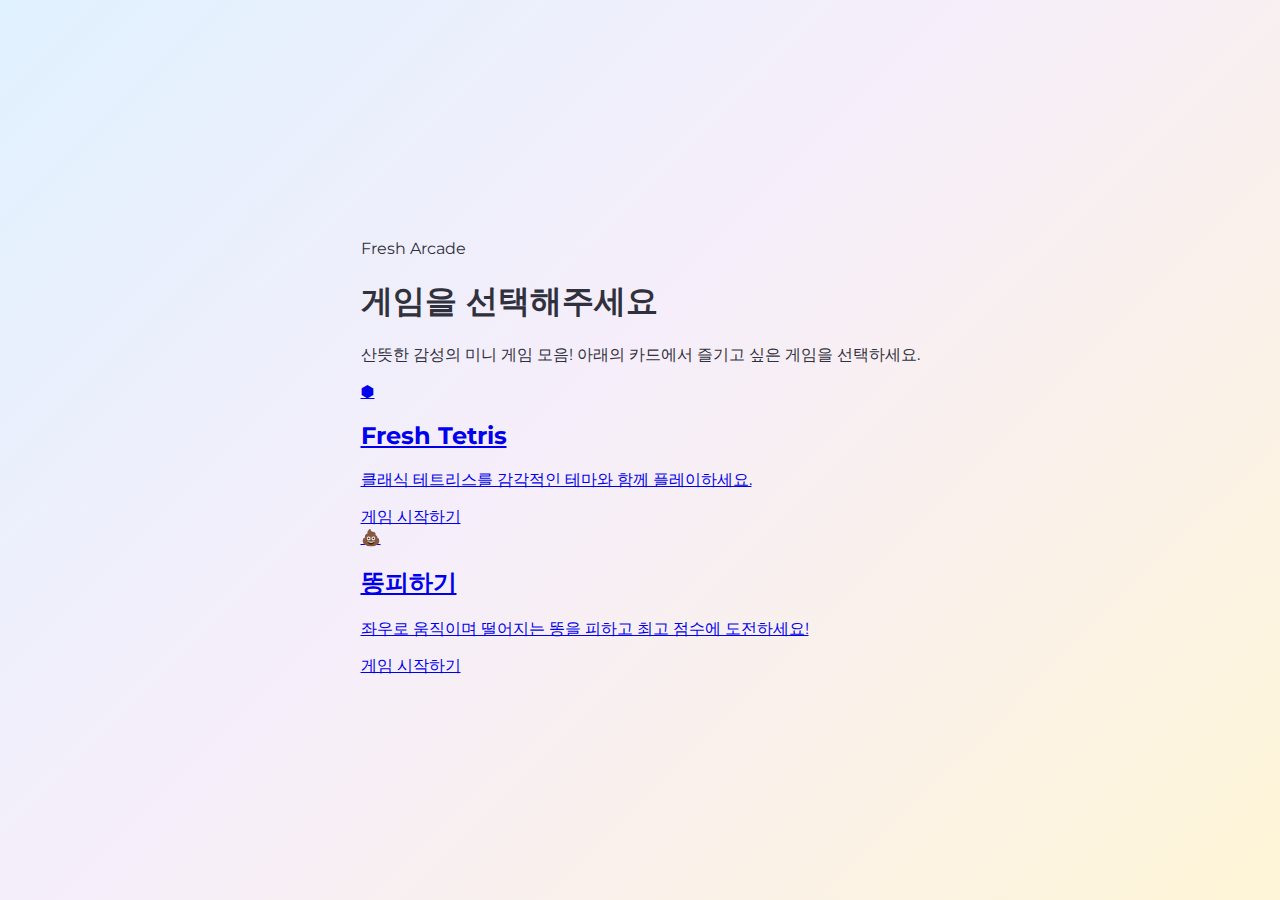
<file: index.html>
<!DOCTYPE html>
<html lang="ko">
  <head>
    <meta charset="UTF-8" />
    <meta name="viewport" content="width=device-width, initial-scale=1.0" />
    <title>Fresh Arcade</title>
    <link rel="preconnect" href="https://fonts.googleapis.com" />
    <link rel="preconnect" href="https://fonts.gstatic.com" crossorigin />
    <link
      href="https://fonts.googleapis.com/css2?family=Montserrat:wght@400;500;600;700&display=swap"
      rel="stylesheet"
    />
    <link rel="stylesheet" href="style.css" />
  </head>
  <body class="landing-body">
    <div class="landing-shell">
      <header class="landing-header">
        <div>
          <p class="landing-kicker">Fresh Arcade</p>
          <h1>게임을 선택해주세요</h1>
          <p class="landing-description">
            산뜻한 감성의 미니 게임 모음! 아래의 카드에서 즐기고 싶은 게임을
            선택하세요.
          </p>
        </div>
      </header>
      <main class="game-grid" aria-label="게임 선택">
        <a class="game-card" href="tetris.html">
          <div class="game-card__icon" aria-hidden="true">⬢</div>
          <div class="game-card__body">
            <h2>Fresh Tetris</h2>
            <p>클래식 테트리스를 감각적인 테마와 함께 플레이하세요.</p>
            <span class="game-card__cta">게임 시작하기</span>
          </div>
        </a>
        <a class="game-card" href="dodge.html">
          <div class="game-card__icon" aria-hidden="true">💩</div>
          <div class="game-card__body">
            <h2>똥피하기</h2>
            <p>좌우로 움직이며 떨어지는 똥을 피하고 최고 점수에 도전하세요!</p>
            <span class="game-card__cta">게임 시작하기</span>
          </div>
        </a>
      </main>
    </div>
  </body>
</html>
</file>
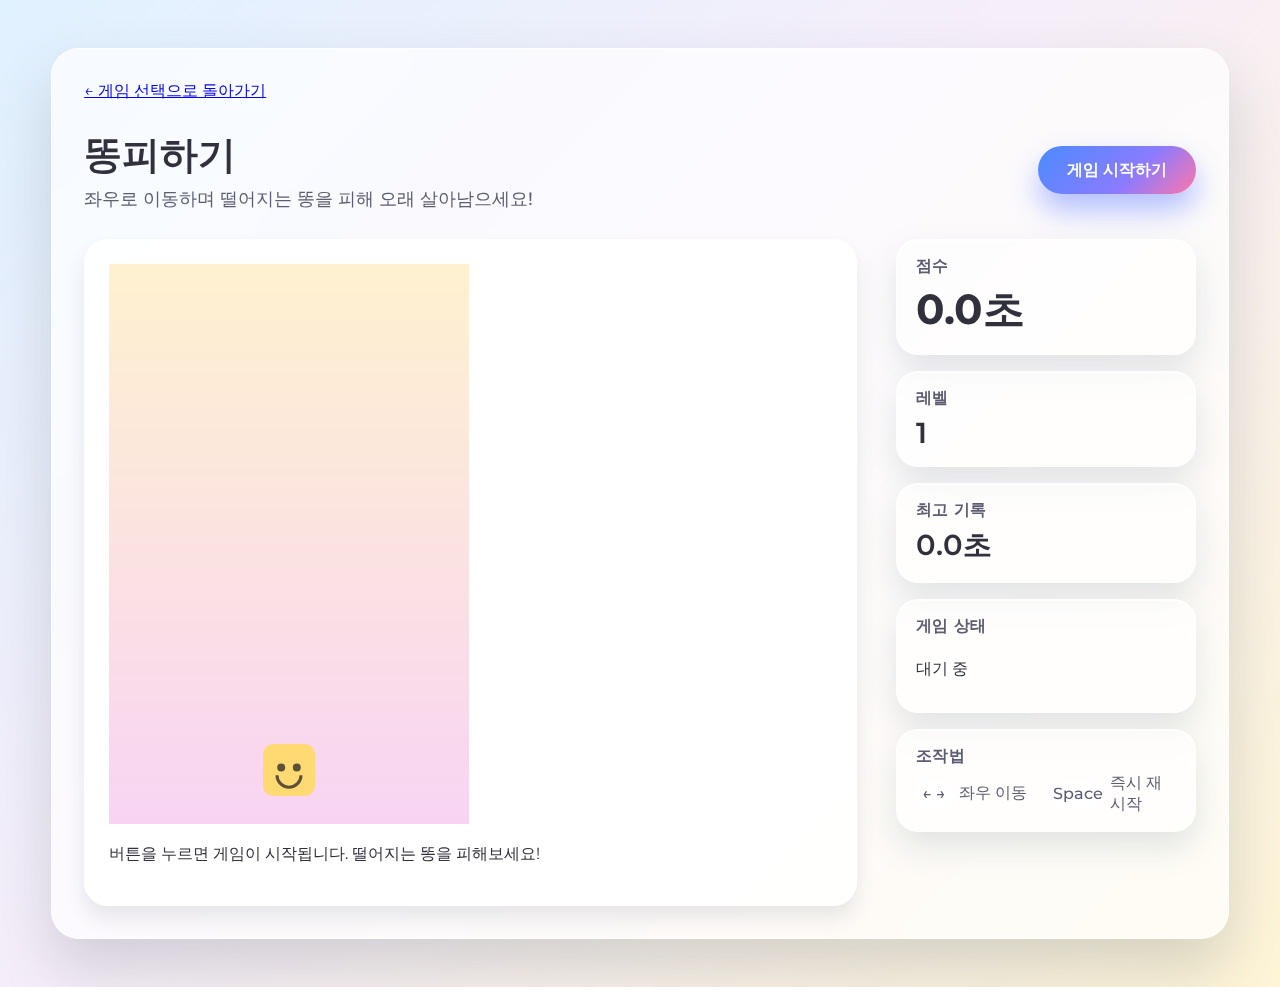
<file: dodge.html>
<!DOCTYPE html>
<html lang="ko">
  <head>
    <meta charset="UTF-8" />
    <meta name="viewport" content="width=device-width, initial-scale=1.0" />
    <title>똥피하기</title>
    <link rel="preconnect" href="https://fonts.googleapis.com" />
    <link rel="preconnect" href="https://fonts.gstatic.com" crossorigin />
    <link
      href="https://fonts.googleapis.com/css2?family=Montserrat:wght@400;500;600;700&display=swap"
      rel="stylesheet"
    />
    <link rel="stylesheet" href="style.css" />
  </head>
  <body class="game-body">
    <div class="app-shell dodge-shell">
      <nav class="top-nav" aria-label="보조 내비게이션">
        <a class="ghost-link" href="index.html">← 게임 선택으로 돌아가기</a>
      </nav>
      <header class="app-header">
        <div class="title-group">
          <h1 class="title">똥피하기</h1>
          <p class="subtitle">좌우로 이동하며 떨어지는 똥을 피해 오래 살아남으세요!</p>
        </div>
        <button class="primary-button" id="dodge-start" type="button">
          게임 시작하기
        </button>
      </header>
      <main class="playground dodge-playground">
        <section class="panel dodge-panel" aria-label="게임 화면">
          <canvas
            id="dodge-canvas"
            width="360"
            height="560"
            role="img"
            aria-label="똥피하기 게임 보드"
          ></canvas>
          <p class="dodge-message" id="dodge-message">
            버튼을 누르면 게임이 시작됩니다. 떨어지는 똥을 피해보세요!
          </p>
        </section>
        <aside class="sidebar">
          <div class="info-card score-card">
            <h2>점수</h2>
            <p class="score" id="dodge-score">0.0초</p>
          </div>
          <div class="info-card">
            <h2>레벨</h2>
            <p class="level" id="dodge-level">1</p>
          </div>
          <div class="info-card">
            <h2>최고 기록</h2>
            <p class="level" id="dodge-best">0.0초</p>
          </div>
          <div class="info-card">
            <h2>게임 상태</h2>
            <p class="status" id="dodge-status">대기 중</p>
          </div>
          <div class="info-card instructions">
            <h2>조작법</h2>
            <ul>
              <li><span>← →</span> 좌우 이동</li>
              <li><span>Space</span> 즉시 재시작</li>
            </ul>
          </div>
        </aside>
      </main>
    </div>
    <script src="dodge.js"></script>
  </body>
</html>
</file>
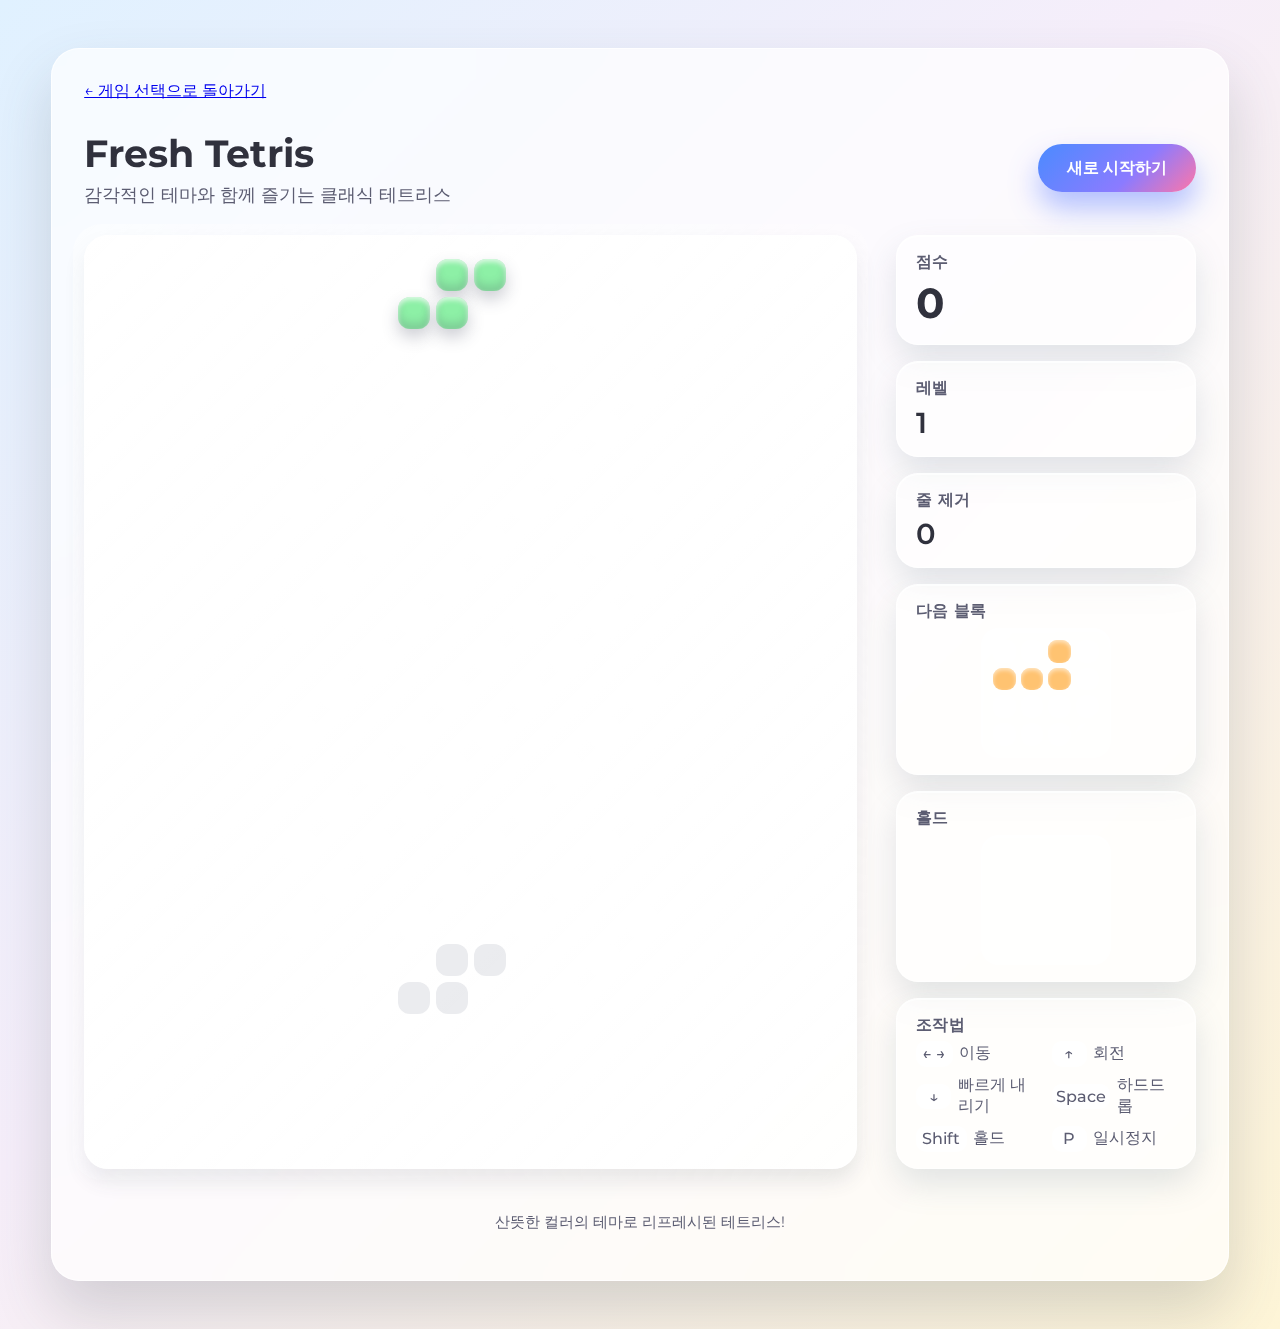
<file: tetris.html>
<!DOCTYPE html>
<html lang="ko">
  <head>
    <meta charset="UTF-8" />
    <meta name="viewport" content="width=device-width, initial-scale=1.0" />
    <title>Fresh Tetris</title>
    <link rel="preconnect" href="https://fonts.googleapis.com" />
    <link rel="preconnect" href="https://fonts.gstatic.com" crossorigin />
    <link
      href="https://fonts.googleapis.com/css2?family=Montserrat:wght@400;500;600;700&display=swap"
      rel="stylesheet"
    />
    <link rel="stylesheet" href="style.css" />
  </head>
  <body class="game-body">
    <div class="app-shell">
      <nav class="top-nav" aria-label="보조 내비게이션">
        <a class="ghost-link" href="index.html">← 게임 선택으로 돌아가기</a>
      </nav>
      <header class="app-header">
        <div class="title-group">
          <h1 class="title">Fresh Tetris</h1>
          <p class="subtitle">감각적인 테마와 함께 즐기는 클래식 테트리스</p>
        </div>
        <button class="primary-button" id="start-button" type="button">
          새로 시작하기
        </button>
      </header>
      <main class="playground">
        <section class="panel board" id="board" aria-label="게임 보드"></section>
        <aside class="sidebar">
          <div class="info-card score-card">
            <h2>점수</h2>
            <p class="score" id="score">0</p>
          </div>
          <div class="info-card">
            <h2>레벨</h2>
            <p class="level" id="level">1</p>
          </div>
          <div class="info-card">
            <h2>줄 제거</h2>
            <p class="lines" id="lines">0</p>
          </div>
          <div class="info-card">
            <h2>다음 블록</h2>
            <div class="mini-board" id="next-board"></div>
          </div>
          <div class="info-card">
            <h2>홀드</h2>
            <div class="mini-board" id="hold-board"></div>
          </div>
          <div class="info-card instructions">
            <h2>조작법</h2>
            <ul>
              <li><span>← →</span> 이동</li>
              <li><span>↑</span> 회전</li>
              <li><span>↓</span> 빠르게 내리기</li>
              <li><span>Space</span> 하드드롭</li>
              <li><span>Shift</span> 홀드</li>
              <li><span>P</span> 일시정지</li>
            </ul>
          </div>
        </aside>
      </main>
      <footer class="app-footer">
        <p>산뜻한 컬러의 테마로 리프레시된 테트리스!</p>
      </footer>
    </div>
    <div class="overlay hidden" id="overlay">
      <div class="overlay-card">
        <h2 id="overlay-title">게임 오버</h2>
        <p id="overlay-message"></p>
        <button class="primary-button" id="overlay-button" type="button">
          다시 플레이
        </button>
      </div>
    </div>
    <script src="script.js"></script>
  </body>
</html>
</file>
<file: style.css>
:root {
  color-scheme: light;
  font-family: "Montserrat", system-ui, -apple-system, BlinkMacSystemFont,
    "Segoe UI", sans-serif;
  --bg-gradient: linear-gradient(135deg, #e0f1ff 0%, #f6eefa 45%, #fef5d7 100%);
  --glass: rgba(255, 255, 255, 0.55);
  --glass-border: rgba(255, 255, 255, 0.65);
  --text-primary: #30313d;
  --text-secondary: #5c5d72;
  --shadow-lg: 0 30px 60px rgba(62, 73, 87, 0.2);
  --shadow-sm: 0 12px 20px rgba(62, 73, 87, 0.12);
  --cell-size: min(32px, 4.5vw);
  --color-i: #6be7ff;
  --color-j: #89a2ff;
  --color-l: #ffc371;
  --color-o: #ffe276;
  --color-s: #8df0a6;
  --color-t: #d9a8ff;
  --color-z: #ff9a9e;
  --color-ghost: rgba(90, 100, 120, 0.12);
  background: var(--bg-gradient);
  min-height: 100vh;
}

* {
  box-sizing: border-box;
}

body {
  margin: 0;
  min-height: 100vh;
  display: flex;
  align-items: center;
  justify-content: center;
  color: var(--text-primary);
  background: transparent;
}

.app-shell {
  width: min(1200px, 92vw);
  margin: 3rem auto;
  display: flex;
  flex-direction: column;
  gap: 1.75rem;
  padding: clamp(1.25rem, 2.5vw, 2.5rem);
  background: rgba(255, 255, 255, 0.7);
  border-radius: 28px;
  box-shadow: var(--shadow-lg);
  border: 1px solid rgba(255, 255, 255, 0.75);
  backdrop-filter: blur(16px);
}

.app-header {
  display: flex;
  align-items: center;
  justify-content: space-between;
  gap: 1.5rem;
}

.title-group {
  display: flex;
  flex-direction: column;
  gap: 0.35rem;
}

.title {
  margin: 0;
  font-size: clamp(2rem, 3vw, 2.8rem);
  font-weight: 700;
}

.subtitle {
  margin: 0;
  font-weight: 500;
  color: var(--text-secondary);
  font-size: clamp(0.95rem, 2vw, 1.1rem);
}

.primary-button {
  border: none;
  background: linear-gradient(135deg, #4b8bff, #8b7bff 60%, #ff76a7);
  color: white;
  font-weight: 600;
  font-size: 1rem;
  padding: 0.85rem 1.8rem;
  border-radius: 999px;
  cursor: pointer;
  box-shadow: 0 16px 30px rgba(82, 116, 255, 0.45);
  transition: transform 0.2s ease, box-shadow 0.2s ease;
}

.primary-button:hover {
  transform: translateY(-2px);
  box-shadow: 0 18px 36px rgba(82, 116, 255, 0.55);
}

.playground {
  display: grid;
  grid-template-columns: minmax(240px, 1fr) minmax(260px, 300px);
  gap: clamp(1.25rem, 3vw, 2.5rem);
  justify-content: center;
}

.panel {
  background: var(--glass);
  border-radius: 24px;
  padding: clamp(1rem, 2vw, 1.5rem);
  border: 1px solid var(--glass-border);
  box-shadow: var(--shadow-sm);
  backdrop-filter: blur(12px);
}

.board {
  display: grid;
  grid-template-columns: repeat(10, var(--cell-size));
  grid-template-rows: repeat(20, var(--cell-size));
  gap: clamp(3px, 0.7vw, 6px);
  justify-content: center;
  position: relative;
}

.board::before {
  content: "";
  position: absolute;
  inset: -12px;
  border-radius: 28px;
  background: linear-gradient(135deg, rgba(255, 255, 255, 0.4), rgba(255, 255, 255, 0));
  z-index: -1;
}

.cell {
  width: var(--cell-size);
  height: var(--cell-size);
  border-radius: 12px;
  background: rgba(255, 255, 255, 0.35);
  box-shadow: inset 0 1px 0 rgba(255, 255, 255, 0.65);
  transition: transform 0.12s ease, box-shadow 0.12s ease, background 0.12s ease;
}

.cell.filled {
  box-shadow: inset 0 3px 5px rgba(255, 255, 255, 0.7),
    inset 0 -6px 10px rgba(58, 64, 87, 0.2), 0 8px 16px rgba(58, 64, 87, 0.25);
  transform: translateY(-1px);
}

.cell.ghost {
  background: var(--color-ghost);
  box-shadow: none;
}

.sidebar {
  display: flex;
  flex-direction: column;
  gap: 1rem;
}

.info-card {
  background: rgba(255, 255, 255, 0.6);
  border-radius: 22px;
  padding: 1rem 1.2rem;
  border: 1px solid rgba(255, 255, 255, 0.7);
  box-shadow: inset 0 1px 0 rgba(255, 255, 255, 0.65),
    0 15px 32px rgba(100, 120, 140, 0.18);
  display: flex;
  flex-direction: column;
  gap: 0.35rem;
}

.info-card h2 {
  margin: 0;
  font-size: 1rem;
  color: var(--text-secondary);
  letter-spacing: 0.02em;
  text-transform: uppercase;
}

.score {
  font-size: 2.6rem;
  margin: 0;
  font-weight: 700;
}

.level,
.lines {
  font-size: 1.8rem;
  margin: 0;
  font-weight: 600;
}

.instructions ul {
  list-style: none;
  padding: 0;
  margin: 0;
  display: grid;
  grid-template-columns: repeat(2, minmax(0, 1fr));
  gap: 0.55rem 0.75rem;
}

.instructions li {
  display: flex;
  align-items: center;
  gap: 0.4rem;
  color: var(--text-secondary);
  font-weight: 500;
}

.instructions span {
  display: inline-flex;
  align-items: center;
  justify-content: center;
  min-width: 2.2rem;
  padding: 0.2rem 0.4rem;
  border-radius: 10px;
  background: rgba(255, 255, 255, 0.75);
  box-shadow: inset 0 1px 1px rgba(255, 255, 255, 0.8);
}

.mini-board {
  align-self: center;
  width: 130px;
  height: 130px;
  display: grid;
  grid-template-columns: repeat(4, 1fr);
  grid-template-rows: repeat(4, 1fr);
  gap: 5px;
  padding: 12px;
  background: rgba(255, 255, 255, 0.55);
  border-radius: 18px;
  box-shadow: inset 0 2px 4px rgba(255, 255, 255, 0.7);
}

.mini-cell {
  border-radius: 9px;
  background: rgba(255, 255, 255, 0.25);
  transition: background 0.12s ease, box-shadow 0.12s ease;
}

.mini-cell.filled {
  box-shadow: inset 0 2px 4px rgba(255, 255, 255, 0.6);
}

.app-footer {
  text-align: center;
  color: var(--text-secondary);
  font-size: 0.95rem;
}

.overlay {
  position: fixed;
  inset: 0;
  display: flex;
  align-items: center;
  justify-content: center;
  backdrop-filter: blur(8px);
  background: rgba(255, 255, 255, 0.45);
  transition: opacity 0.25s ease;
  opacity: 0;
  pointer-events: none;
}

.overlay.visible {
  opacity: 1;
  pointer-events: all;
}

.overlay-card {
  background: rgba(255, 255, 255, 0.85);
  border-radius: 26px;
  padding: 2.5rem 3rem;
  box-shadow: 0 40px 70px rgba(50, 60, 90, 0.25);
  border: 1px solid rgba(255, 255, 255, 0.8);
  text-align: center;
  max-width: 320px;
  display: flex;
  flex-direction: column;
  gap: 1.2rem;
}

.overlay-card h2 {
  margin: 0;
  font-size: 1.8rem;
}

.overlay-card p {
  margin: 0;
  color: var(--text-secondary);
  font-size: 1rem;
}

.hidden {
  display: none;
}

@media (max-width: 960px) {
  .playground {
    grid-template-columns: 1fr;
  }

  .board {
    margin: 0 auto;
  }
}

@media (max-width: 640px) {
  :root {
    --cell-size: min(28px, 12vw);
  }

  .app-shell {
    margin: 1.5rem auto;
  }

  .app-header {
    flex-direction: column;
    align-items: flex-start;
  }

  .primary-button {
    align-self: stretch;
    text-align: center;
  }
}
</file>
